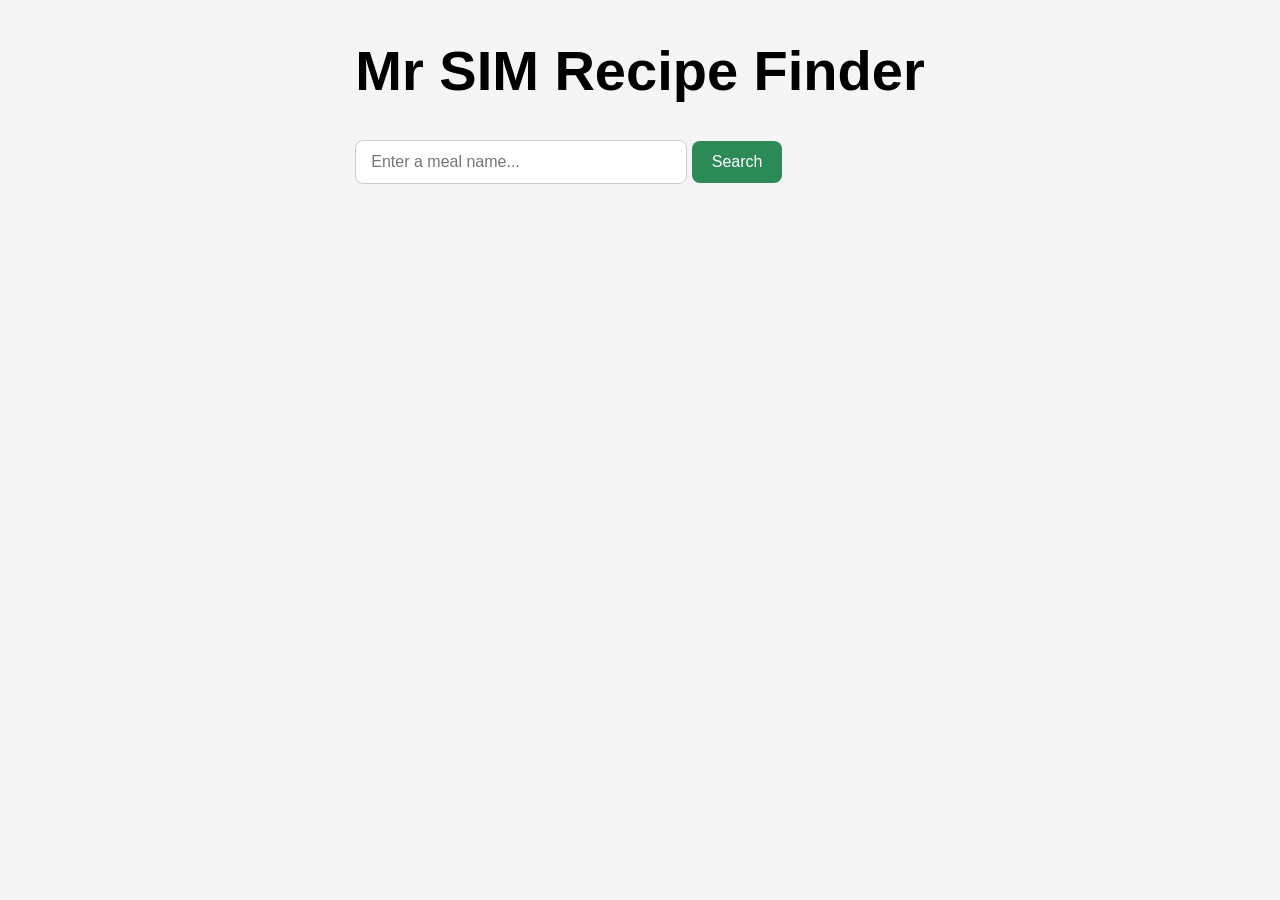
<file: loops/index.html>
<!DOCTYPE html>
<html lang="en">
<head>
    <meta charset="UTF-8">
    <meta name="viewport" content="width=device-width, initial-scale=1.0">
    <link rel="stylesheet" href="food.css">
    <title>Document</title>
</head>
<body>
      <div class="app">
        <h1>Mr SIM Recipe Finder</h1>
        <div class="search-bar">
            <input type="text" id="meal-input" placeholder="Enter a meal name...">
            <button id="search-btn">Search</button>
        </div>
        <div id="results"></div>
    </div>

    <script src="food.js"></script>
</body>
</html>
</file>
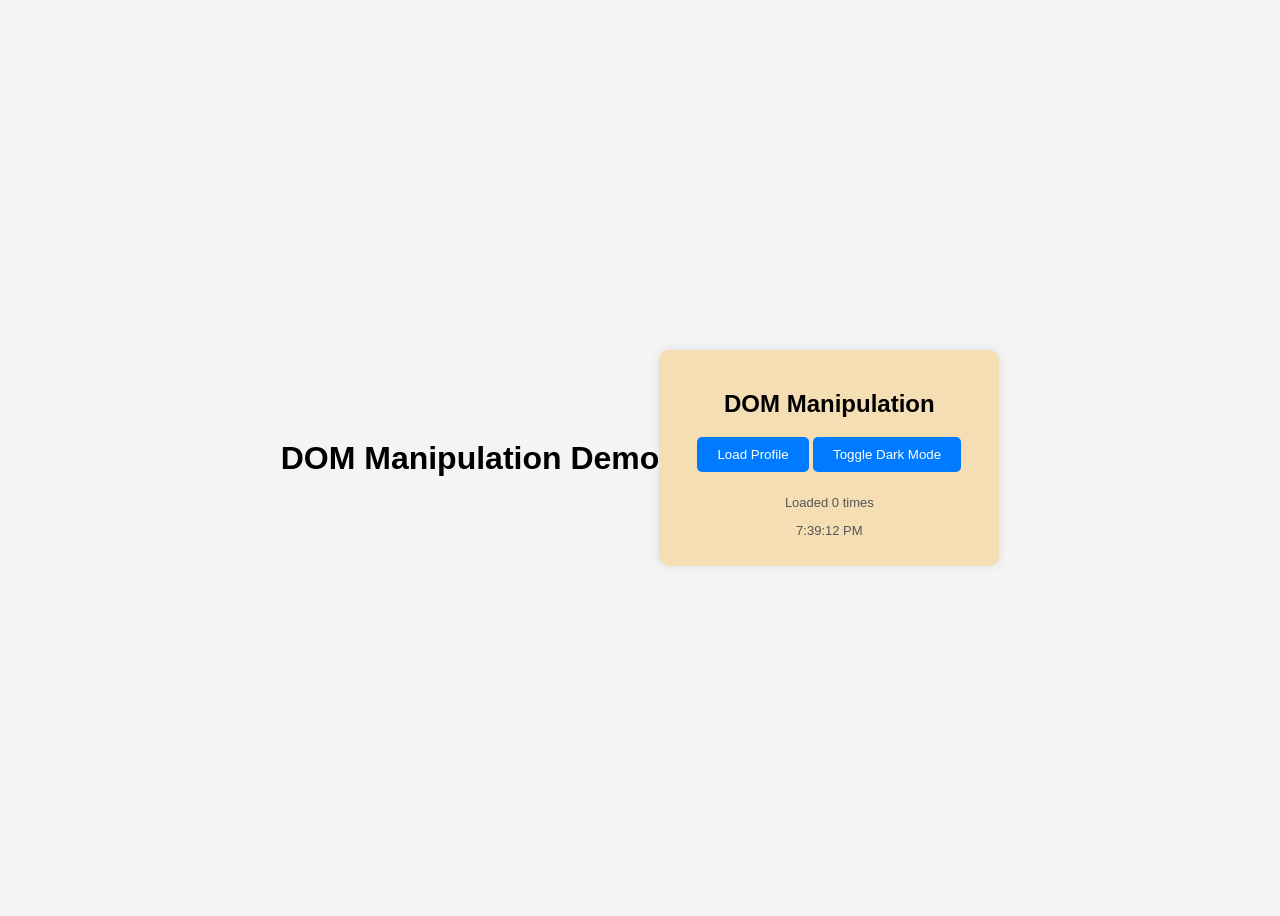
<file: dom.html>
<!doctype html>
<html lang="en">
  <head>
    <meta charset="UTF-8" />
    <meta name="viewport" content="width=device-width, initial-scale=1.0" />
    <title>Document</title>
    <link rel="stylesheet" href="dom.css" />
  </head>
  <body>
    <!-- <h2>Methods</h2>
    <button id="addItem">Add Message</button>

    <button id="removeItem">Remove Messsage</button>
    <div id="box"></div>
    <script>
        const addBtn = document,getElementById("addItem")
        const removeBtn = document.getElementById("removeItem")

        const box = document.getElementById("box")

        let message
        addBtn.addEventListener("click",() => {
            message = document.createElement("p");

            message.textContent = "Hello, welcome to our JavaScript class";
            box.appendChild(message);
        });

        removeBtn.addEventlistener( "click", () => {
            if (box.lastElementChild) {
                box.lastElementChild.remove();
            }

        }),
    </script> -->
    <h1>DOM Manipulation Demo</h1>
<div class="container">
  <h2 id="title">DOM Manipulation</h2>

  <button id="loadBtn">Load Profile</button>
  <button id="themeBtn">Toggle Dark Mode</button>

  <p id="clickCount">Loaded 0 times</p>
  <p id="clock"></p>

  <div id="card" class="loader hidden">
    <img id="profileImg" alt="" />
    <h3 id="name"></h3>
    <p id="role"></p>
  </div>
</div>

<script>
  const loadBtn = document.getElementById("loadBtn");
  const themeBtn = document.getElementById("themeBtn");
  const card = document.getElementById("card");
  const textName = document.getElementById("name");
  const roleText = document.getElementById("role");
  const title = document.getElementById("title");
  const profileImg = document.getElementById("profileImg");
  const clickCountEl = document.getElementById("clickCount");
  const clockEl = document.getElementById("clock");

  let darkMode = false;
  let loadCount = 0; // NEW: tracks how many times the button was clicked

  loadBtn.addEventListener("click", function () {
    // NEW EFFECT 1: disable the button so it can't be clicked again mid-load
    loadBtn.disabled = true;
    loadBtn.textContent = "Loading...";

    title.textContent = "Loading Profile...";
    title.style.color = "orange";

    card.classList.remove("hidden");
    card.classList.add("loader");

    setTimeout(function () {
      card.classList.remove("loader");
      card.classList.add("card", "loaded");

      // NEW EFFECT 2: fade-in — add a class, let CSS handle the transition
      card.classList.add("fade-in");

      textName.textContent = "Eddiong";
      roleText.textContent = "Web Developer";

      profileImg.src = "https://i.pravatar.cc/150";
      profileImg.alt = "Profile image";

      title.textContent = "Profile loaded successfully!";
      title.style.color = "green";

      // NEW EFFECT 3: update the click counter
      loadCount++;
      clickCountEl.textContent = "Loaded " + loadCount + " time" + (loadCount === 1 ? "" : "s");

      // re-enable the button now that loading is done
      loadBtn.disabled = false;
      loadBtn.textContent = "Load Profile";
    }, 2000);
  });

  // NEW EFFECT 4: simple hover feedback on the loaded card
  card.addEventListener("mouseover", function () {
    if (card.classList.contains("loaded")) {
      card.style.borderColor = "orange";
    }
  });
  card.addEventListener("mouseout", function () {
    if (card.classList.contains("loaded")) {
      card.style.borderColor = "green";
    }
  });

  // theme toggle
  themeBtn.addEventListener("click", function () {
    if (darkMode === false) {
      document.body.classList.add("dark");
      themeBtn.textContent = "Switch to Light Mode";
      darkMode = true;
    } else {
      document.body.classList.remove("dark");
      themeBtn.textContent = "Toggle Dark Mode";
      darkMode = false;
    }
  });

  // NEW EFFECT 5: a live clock that updates every second
  function updateClock() {
    const now = new Date();
    clockEl.textContent = now.toLocaleTimeString();
  }
  updateClock();              // run once immediately, so it's not blank for the first second
  setInterval(updateClock, 1000); // then keep running every 1000ms (1 second)
</script>
  </body>
</html>
</file>
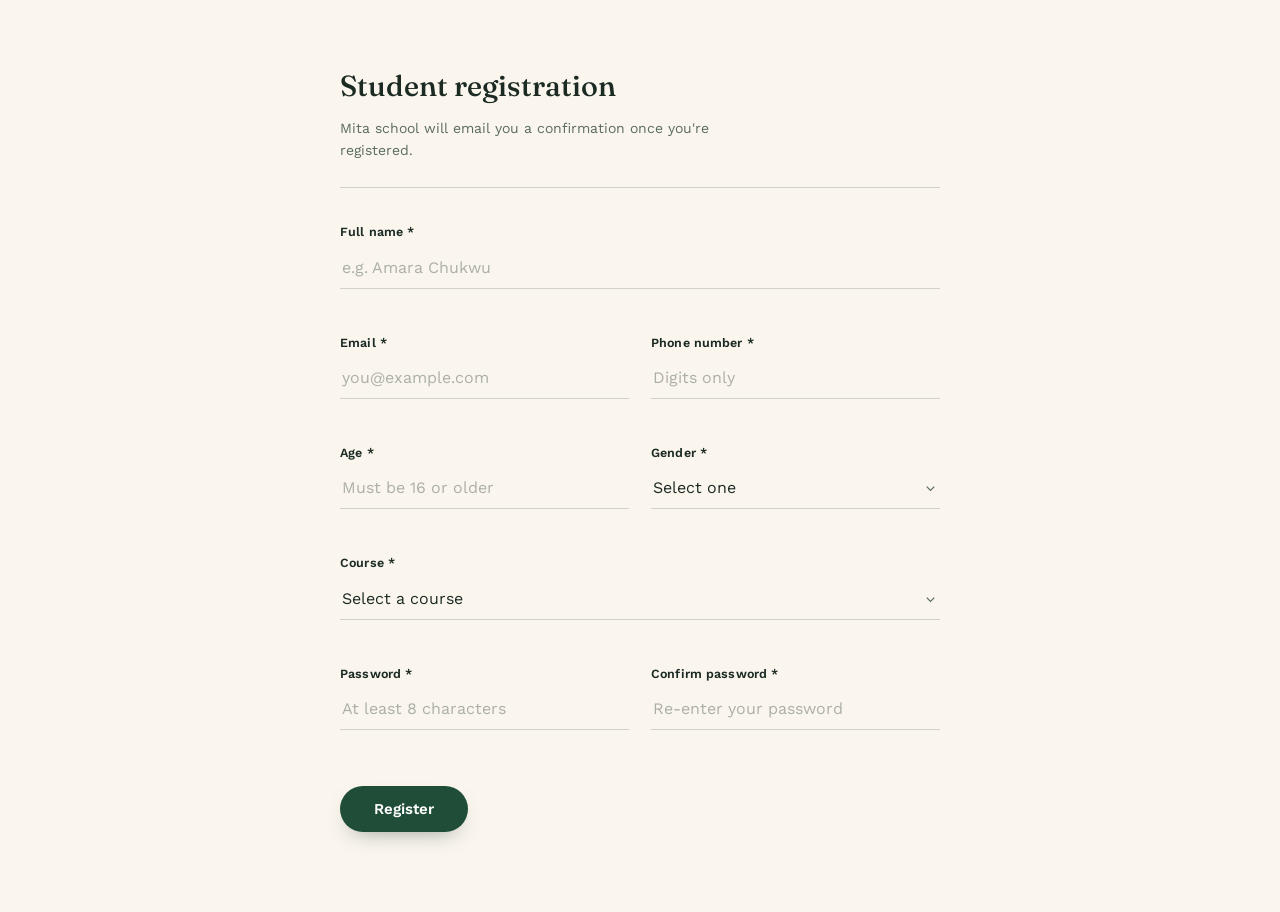
<file: form.html>
<!DOCTYPE html>
<html lang="en">
<head>
<meta charset="UTF-8">
<meta name="viewport" content="width=device-width, initial-scale=1.0">
<title>Student Registration — Riverbend Learning Programs</title>
<link rel="preconnect" href="https://fonts.googleapis.com">
<link rel="preconnect" href="https://fonts.gstatic.com" crossorigin>
<link href="https://fonts.googleapis.com/css2?family=Fraunces:opsz,wght@9..144,400;9..144,500;9..144,600&family=Work+Sans:wght@400;500;600;700&display=swap" rel="stylesheet">
<link rel="stylesheet" href="form.css">
</head>
<body>

  <div class="page">

    <main class="form-panel">
      <div class="sheet">

        <div class="sheet-head">
          <h2>Student registration</h2>
          <p> Mita school will email you a confirmation once you're registered.</p>
        </div>

        <div class="success-banner" id="successBanner" role="status" aria-live="polite" hidden>
          <svg viewBox="0 0 24 24" fill="none" stroke="currentColor" stroke-width="2" aria-hidden="true"><path d="M12 2l8 4v6c0 5-3.5 8.5-8 10-4.5-1.5-8-5-8-10V6l8-4z"/><path d="M9 12l2 2 4-4"/></svg>
          <div>
            <strong id="successName">You're registered.</strong>
            <span>A confirmation has been sent — welcome to the program.</span>
          </div>
        </div>

        <form id="registrationForm" novalidate>

          <div class="field-row">
            <div class="field">
              <label for="fullName">Full name *</label>
              <input type="text" id="fullName" name="fullName" autocomplete="name" placeholder="e.g. Amara Chukwu">
              <small class="field-error" id="fullNameError" aria-live="polite"></small>
            </div>
          </div>

          <div class="field-row two">
            <div class="field">
              <label for="email">Email *</label>
              <input type="email" id="email" name="email" autocomplete="email" placeholder="you@example.com">
              <small class="field-error" id="emailError" aria-live="polite"></small>
            </div>
            <div class="field">
              <label for="phone">Phone number *</label>
              <input type="tel" id="phone" name="phone" inputmode="numeric" autocomplete="tel" placeholder="Digits only">
              <small class="field-error" id="phoneError" aria-live="polite"></small>
            </div>
          </div>

          <div class="field-row two">
            <div class="field">
              <label for="age">Age *</label>
              <input type="text" id="age" name="age" inputmode="numeric" placeholder="Must be 16 or older">
              <small class="field-error" id="ageError" aria-live="polite"></small>
            </div>
            <div class="field">
              <label for="gender">Gender *</label>
              <select id="gender" name="gender">
                <option value="" disabled selected>Select one</option>
                <option value="female">Female</option>
                <option value="male">Male</option>
                <option value="prefer-not-to-say">Prefer not to say</option>
              </select>
              <small class="field-error" id="genderError" aria-live="polite"></small>
            </div>
          </div>

          <div class="field-row">
            <div class="field">
              <label for="course">Course *</label>
              <select id="course" name="course">
                <option value="" disabled selected>Select a course</option>
                <option value="web-development">Web Development</option>
                <option value="data-analysis">Data Analysis</option>
                <option value="graphic-design">Graphic Design</option>
                <option value="business-administration">Business Administration</option>
                <option value="culinary-arts">Cybersecurity</option>
              </select>
              <small class="field-error" id="courseError" aria-live="polite"></small>
            </div>
          </div>

          <div class="field-row two">
            <div class="field">
              <label for="password">Password *</label>
              <input type="password" id="password" name="password" autocomplete="new-password" placeholder="At least 8 characters">
              <small class="field-error" id="passwordError" aria-live="polite"></small>
            </div>
            <div class="field">
              <label for="confirmPassword">Confirm password *</label>
              <input type="password" id="confirmPassword" name="confirmPassword" autocomplete="new-password" placeholder="Re-enter your password">
              <small class="field-error" id="confirmPasswordError" aria-live="polite"></small>
            </div>
          </div>

          <button type="submit" class="register-btn">Register</button>

        </form>
      </div>
    </main>

  </div>

<script>
 
// ---- select the form and inputs ----
const form = document.getElementById('registrationForm');

const fullNameInput = document.getElementById('fullName');
const emailInput = document.getElementById('email');
const phoneInput = document.getElementById('phone');
const ageInput = document.getElementById('age');
const passwordInput = document.getElementById('password');
const confirmPasswordInput = document.getElementById('confirmPassword');
const genderInput = document.getElementById('gender');
const courseInput = document.getElementById('course');

const successBanner = document.getElementById('successBanner');
const successName = document.getElementById('successName');

// map of field name -> { input, errorEl }, used to show/clear errors
// and to find each field's wrapping .field container consistently
const fields = {
  fullName:        { input: fullNameInput,        error: document.getElementById('fullNameError') },
  email:            { input: emailInput,            error: document.getElementById('emailError') },
  phone:            { input: phoneInput,            error: document.getElementById('phoneError') },
  age:              { input: ageInput,              error: document.getElementById('ageError') },
  gender:           { input: genderInput,           error: document.getElementById('genderError') },
  course:           { input: courseInput,           error: document.getElementById('courseError') },
  password:         { input: passwordInput,         error: document.getElementById('passwordError') },
  confirmPassword:  { input: confirmPasswordInput,  error: document.getElementById('confirmPasswordError') }
};

// ---- helpers to show / clear a field's error state ----
function showError(fieldKey, message){
  const field = fields[fieldKey];
  if(!field) return;
  field.error.textContent = message;
  field.input.closest('.field').classList.add('has-error');
  field.input.setAttribute('aria-invalid', 'true');
}

function clearError(fieldKey){
  const field = fields[fieldKey];
  if(!field) return;
  field.error.textContent = '';
  field.input.closest('.field').classList.remove('has-error');
  field.input.removeAttribute('aria-invalid');
}

function clearAllErrors(){
  Object.keys(fields).forEach(clearError);
}

Object.keys(fields).forEach(function(key){
  const el = fields[key].input;
  const evt = (el.tagName === 'SELECT') ? 'change' : 'input';
  el.addEventListener(evt, function(){ clearError(key); });
});

// ---- individual field validators ----
// each returns true (valid) or false (invalid), and calls showError itself

function validateFullName(){
  const value = fullNameInput.value.trim();
  if(value === ''){
    showError('fullName', 'Enter your full name.');
    return false;
  }
  if(value.length < 2){
    showError('fullName', 'That name looks too short.');
    return false;
  }
  return true;
}

function validateEmail(){
  const value = emailInput.value.trim();
  if(value === ''){
    showError('email', 'Enter your email address.');
    return false;
  }
  const emailPattern = /^[^\s@]+@[^\s@]+\.[^\s@]+$/;
  if(!emailPattern.test(value)){
    showError('email', 'Enter a valid email, like name@example.com.');
    return false;
  }
  return true;
}

function validatePhone(){
  const value = phoneInput.value.trim();
  if(value === ''){
    showError('phone', 'Enter your phone number.');
    return false;
  }
  // digits only — no letters, spaces, dashes, or symbols
  const digitsOnly = /^[0-9]+$/;
  if(!digitsOnly.test(value)){
    showError('phone', 'Phone number should contain only numbers.');
    return false;
  }
  if(value.length < 7 || value.length > 15){
    showError('phone', 'Enter a valid phone number length.');
    return false;
  }
  return true;
}

function validateAge(){
  const value = ageInput.value.trim();
  if(value === ''){
    showError('age', 'Enter your age.');
    return false;
  }
  if(!/^[0-9]+$/.test(value)){
    showError('age', 'Age should be a whole number.');
    return false;
  }
  const ageNumber = parseInt(value, 10);
  if(ageNumber < 16){
    showError('age', 'You must be at least 16 to register.');
    return false;
  }
  if(ageNumber > 100){
    showError('age', 'Enter a realistic age.');
    return false;
  }
  return true;
}

function validateGender(){
  const value = genderInput.value;
  if(value === ''){
    showError('gender', 'Select an option.');
    return false;
  }
  return true;
}

function validateCourse(){
  const value = courseInput.value;
  if(value === ''){
    showError('course', 'Select a course.');
    return false;
  }
  return true;
}

function validatePassword(){
  const value = passwordInput.value;
  if(value.trim() === ''){
    showError('password', 'Enter a password.');
    return false;
  }
  if(value.length < 8){
    showError('password', 'Password must be at least 8 characters long.');
    return false;
  }
  return true;
}

function validateConfirmPassword(){
  const value = confirmPasswordInput.value;
  if(value.trim() === ''){
    showError('confirmPassword', 'Re-enter your password.');
    return false;
  }
  if(value !== passwordInput.value){
    showError('confirmPassword', 'Passwords do not match.');
    return false;
  }
  return true;
}

// ---- run every check, return whether the whole form is valid ----
function validateForm(){
  clearAllErrors();

  const results = [
    validateFullName(),
    validateEmail(),
    validatePhone(),
    validateAge(),
    validateGender(),
    validateCourse(),
    validatePassword(),
    validateConfirmPassword()
  ];

  return results.every(function(result){ return result === true; });
}

// focus the first field that currently has an error
function focusFirstError(){
  const firstInvalid = Object.keys(fields).find(function(key){
    return fields[key].input.closest('.field').classList.contains('has-error');
  });
  if(firstInvalid){
    fields[firstInvalid].input.focus();
  }
}

// ---- submit handler ----
form.addEventListener('submit', function(event){
  event.preventDefault();

  const isValid = validateForm();

  if(!isValid){
    focusFirstError();
    successBanner.hidden = true;
    return;
  }

  
  successName.textContent = 'You\u2019re registered, ' + student.fullName + '.';
  successBanner.hidden = false;
  successBanner.scrollIntoView({ behavior: 'smooth', block: 'start' });

  form.reset();
  clearAllErrors();
});
</script>
</body>
</html>
</file>
<file: loops/food.css>
/* Center the whole search section */
body {
  margin: 0;
  font-family: Arial, sans-serif;
  background: #f5f5f5;
  justify-content: center;
  display: flex;
}

.container {
  width: 90%;
  max-width: 1000px;
  margin: 0 auto;
  text-align: center;
}
h1 { font-size: clamp(2rem, 5vw, 3.5rem); }

/* Search area */
.search-box {
  display: flex;
  justify-content: center;
  align-items: center;
  gap: 10px;
  margin: 40px auto;
}

#meal-input {
  width: 300px;
  padding: 12px 15px;
  border: 1px solid #ccc;
  border-radius: 8px;
  font-size: 16px;
}

#search-btn {
  padding: 12px 20px;
  border: none;
  border-radius: 8px;
  background: #2c8a57;
  color: white;
  font-size: 16px;
  


/* Results */
#results {
  display: flex;
  
  justify-content: center;
  align-items: flex-start;
  gap: 205px;
  margin: 30px auto;
  padding: 100px;
}

/* Individual meal card */
.meal {
  width: 300px;
  background: white;
  border-radius: 15px;
  overflow: hidden;
  box-shadow: 0 5px 20px rgba(0, 0, 0, 0.1);
  text-align: left;
  padding-bottom: 20px;
}

.meal img {
  width: 100%;
  height: 220px;
  object-fit: cover;
}

.meal h2 {
  text-align: center;
  margin: 25px;
  color: #222;
}

.meal ul {
  padding: 0 35px;
  text-align: center;
  
}

.meal a {
  display: block;
  width: fit-content;
  margin: 15px auto 0;
  padding: 10px 18px;
  background: #e63946;
  color: white;
  text-decoration: none;
  border-radius: 7px;
}
</file>
<file: dom.css>
body {
  font-family: Arial, Helvetica, sans-serif;
  background: #f4f4f4;
  height: 100vh;
  display: flex;
  justify-content: center;
  align-items: center;
  transition: 0.3s;
}
.container {
  background: wheat;
  padding: 20px;
  width: 300px;
  text-align: center;
  border-radius: 10px;
  box-shadow: 0 0 10px rgba(0, 0, 0, 0.1);
}
button {
  padding: 10px 20px;
  cursor: pointer;
  border: none;
  background: #007bff;
  color: white;
  border-radius: 5px;
  margin-bottom: 10px;
}
button:disabled {
  background: #999;
  cursor: not-allowed;
}

#clickCount, #clock {
  font-size: 13px;
  color: #555;
  margin-bottom: 8px;
}

.loader {
  width: 40px;
  height: 40px;
  margin: 10px auto;
  border: 5px solid #ddd;
  border-top: 5px solid #007bff;
  border-radius: 50%;
  animation: spin 1s linear infinite;
}
.loader img, .loader h3, .loader p {
  display: none;
}
@keyframes spin {
  100% { transform: rotate(360deg); }
}

.card {
  background: #ebebeb;
  padding: 15px;
  border-radius: 10px;
  border: 3px solid transparent; /* keeps layout stable before hover sets a color */
}
.card img {
  width: 100px;
  height: 100px;
  border-radius: 50%;
  margin-bottom: 10px;
  border: 3px solid green;
  display: block;
  margin-left: auto;
  margin-right: auto;
}
.card.loaded {
  background: #d1ffe3;
  border-color: green;
  transition: border-color 0.2s ease; /* makes the hover color-change smooth, not instant */
}

/* NEW: fade-in effect */
.fade-in {
  opacity: 0;
  animation: fadeIn 0.5s ease forwards;
}
@keyframes fadeIn {
  to { opacity: 1; }
}

.dark h2, .dark h3, .dark p { color: black; }
.hidden { display: none; }
.dark {
  background: #121211;
  color: white;
}
.dark .container {
  background: #1e1e1e;
}
.dark .card {
  background: #2a2a2a;
}
</file>
<file: form.css>
:root{
  --ink:#1B2A22;
  --panel:#1F4D38;
  --panel-deep:#163A2A;
  --accent:#2F6B4F;
  --paper:#FAF6EE;
  --paper-soft:#F1EAD9;
  --slate:#5B6B60;
  --line:rgba(27,42,34,0.18);
  --line-soft:rgba(27,42,34,0.10);
  --error:#A3231C;
  --error-soft:#FBEAE8;
  --cream:#F4EEDD;
}

*{box-sizing:border-box; margin:0; padding:0;}
html{scroll-behavior:smooth;}
body{
  background:var(--paper);
  color:var(--ink);
  font-family:'Work Sans', sans-serif;
  line-height:1.55;
  -webkit-font-smoothing:antialiased;
}

.page{
  min-height:100vh;
  display:grid;
}

/* ---------- INTRO PANEL ---------- */
.intro-panel{
  background:var(--panel);
  background-image:radial-gradient(ellipse 90% 60% at 20% 0%, rgba(255,255,255,0.06), transparent 60%);
  color:var(--cream);
  display:flex;
  align-items:center;
  padding:60px 48px;
}
.intro-inner{max-width:360px;}
.intro-kicker{
  font-size:13.5px;
  color:rgba(244,238,221,0.7);
  margin-bottom:22px;
  font-weight:500;
}
.intro-title{
  font-family:'Fraunces', serif;
  font-weight:500;
  font-size:clamp(34px, 4.2vw, 46px);
  line-height:1.08;
  letter-spacing:-0.01em;
  margin-bottom:22px;
  color:#fff;
}
.intro-copy{
  font-size:15px;
  color:rgba(244,238,221,0.82);
  max-width:34ch;
  margin-bottom:38px;
}
.intro-note{
  display:flex;
  flex-direction:column;
  gap:10px;
  padding-top:26px;
  border-top:1px solid rgba(244,238,221,0.18);
}
.intro-note-line{
  font-size:13.5px;
  color:rgba(244,238,221,0.75);
  position:relative;
  padding-left:16px;
}
.intro-note-line::before{
  content:'';
  position:absolute; left:0; top:7px;
  width:6px; height:6px; border-radius:50%;
  background:#8FBFA5;
}

/* ---------- FORM PANEL ---------- */
.form-panel{
  display:flex;
  align-items:flex-start;
  justify-content:center;
  padding:64px 40px 80px;
}
.sheet{
  width:100%;
  max-width:600px;
}
.sheet-head{
  margin-bottom:34px;
  padding-bottom:26px;
  border-bottom:1px solid var(--line);
}
.sheet-head h2{
  font-family:'Fraunces', serif;
  font-weight:500;
  font-size:29px;
  color:var(--ink);
  margin-bottom:9px;
}
.sheet-head p{
  font-size:14px;
  color:var(--slate);
  max-width:46ch;
}

/* ---------- SUCCESS BANNER ---------- */
.success-banner{
  display:flex;
  align-items:flex-start;
  gap:12px;
  background:var(--paper-soft);
  border:1px solid rgba(47,107,79,0.3);
  border-radius:10px;
  padding:16px 18px;
  margin-bottom:28px;
}
.success-banner svg{
  width:20px; height:20px; flex-shrink:0; margin-top:1px;
  color:var(--accent);
}
.success-banner strong{
  display:block;
  font-size:14.5px;
  color:var(--ink);
  margin-bottom:2px;
}
.success-banner span{
  font-size:13px;
  color:var(--slate);
}
.success-banner[hidden]{display:none;}

/* ---------- FORM / FIELDS ---------- */
form{display:flex; flex-direction:column; gap:22px;}
.field-row{display:grid; grid-template-columns:1fr; gap:22px;}
.field-row.two{grid-template-columns:1fr 1fr;}

.field{display:flex; flex-direction:column; gap:7px;}
.field label{
  font-size:12.5px;
  font-weight:600;
  color:var(--ink);
  letter-spacing:0.01em;
}

/* ledger style — an underline, not a boxed pill, so it reads as a sheet
   being filled in rather than a generic SaaS input */
.field input,
.field select{
  width:100%;
  border:none;
  border-bottom:1.5px solid var(--line);
  background:transparent;
  padding:9px 2px 11px;
  font-family:'Work Sans', sans-serif;
  font-size:16px;
  color:var(--ink);
  border-radius:0;
  transition:border-color .18s ease;
  appearance:none;
  -webkit-appearance:none;
}
.field select{
  background-image:url("data:image/svg+xml,%3Csvg xmlns='http://www.w3.org/2000/svg' viewBox='0 0 24 24' fill='none' stroke='%235B6B60' stroke-width='2'%3E%3Cpath d='M6 9l6 6 6-6'/%3E%3C/svg%3E");
  background-repeat:no-repeat;
  background-position:right 2px center;
  background-size:15px;
  padding-right:24px;
}
.field select:invalid{color:var(--slate);}
.field input::placeholder{color:rgba(27,42,34,0.35);}
.field input:focus,
.field select:focus{
  outline:none;
  border-bottom-color:var(--accent);
}

.field-error{
  font-size:12px;
  color:var(--error);
  min-height:15px;
  line-height:1.4;
}

/* invalid state: red underline + soft tint, applied by JS via .has-error */
.field.has-error input,
.field.has-error select{
  border-bottom-color:var(--error);
}
.field.has-error label{color:var(--error);}

.register-btn{
  margin-top:12px;
  align-self:flex-start;
  background:var(--panel);
  color:#fff;
  border:none;
  font-family:'Work Sans', sans-serif;
  font-weight:600;
  font-size:15px;
  padding:14px 34px;
  border-radius:999px;
  cursor:pointer;
  transition:transform .2s cubic-bezier(.2,.8,.2,1), box-shadow .2s ease, background .2s ease;
  box-shadow:0 10px 22px -12px rgba(27,42,34,0.5);
}
.register-btn:hover{background:var(--panel-deep); transform:translateY(-2px);}
.register-btn:active{transform:translateY(0);}

@media (max-width:900px){
  .page{grid-template-columns:1fr;}
  .intro-panel{padding:44px 28px;}
  .intro-inner{max-width:none;}
  .intro-note{flex-direction:row; flex-wrap:wrap; gap:20px;}
  .form-panel{padding:44px 24px 64px;}
  .field-row.two{grid-template-columns:1fr;}
}

@media (max-width:420px){
  .intro-title{font-size:32px;}
  .register-btn{width:100%;}
}

@media (prefers-reduced-motion: reduce){
  .register-btn{transition:none;}
}
</file>
